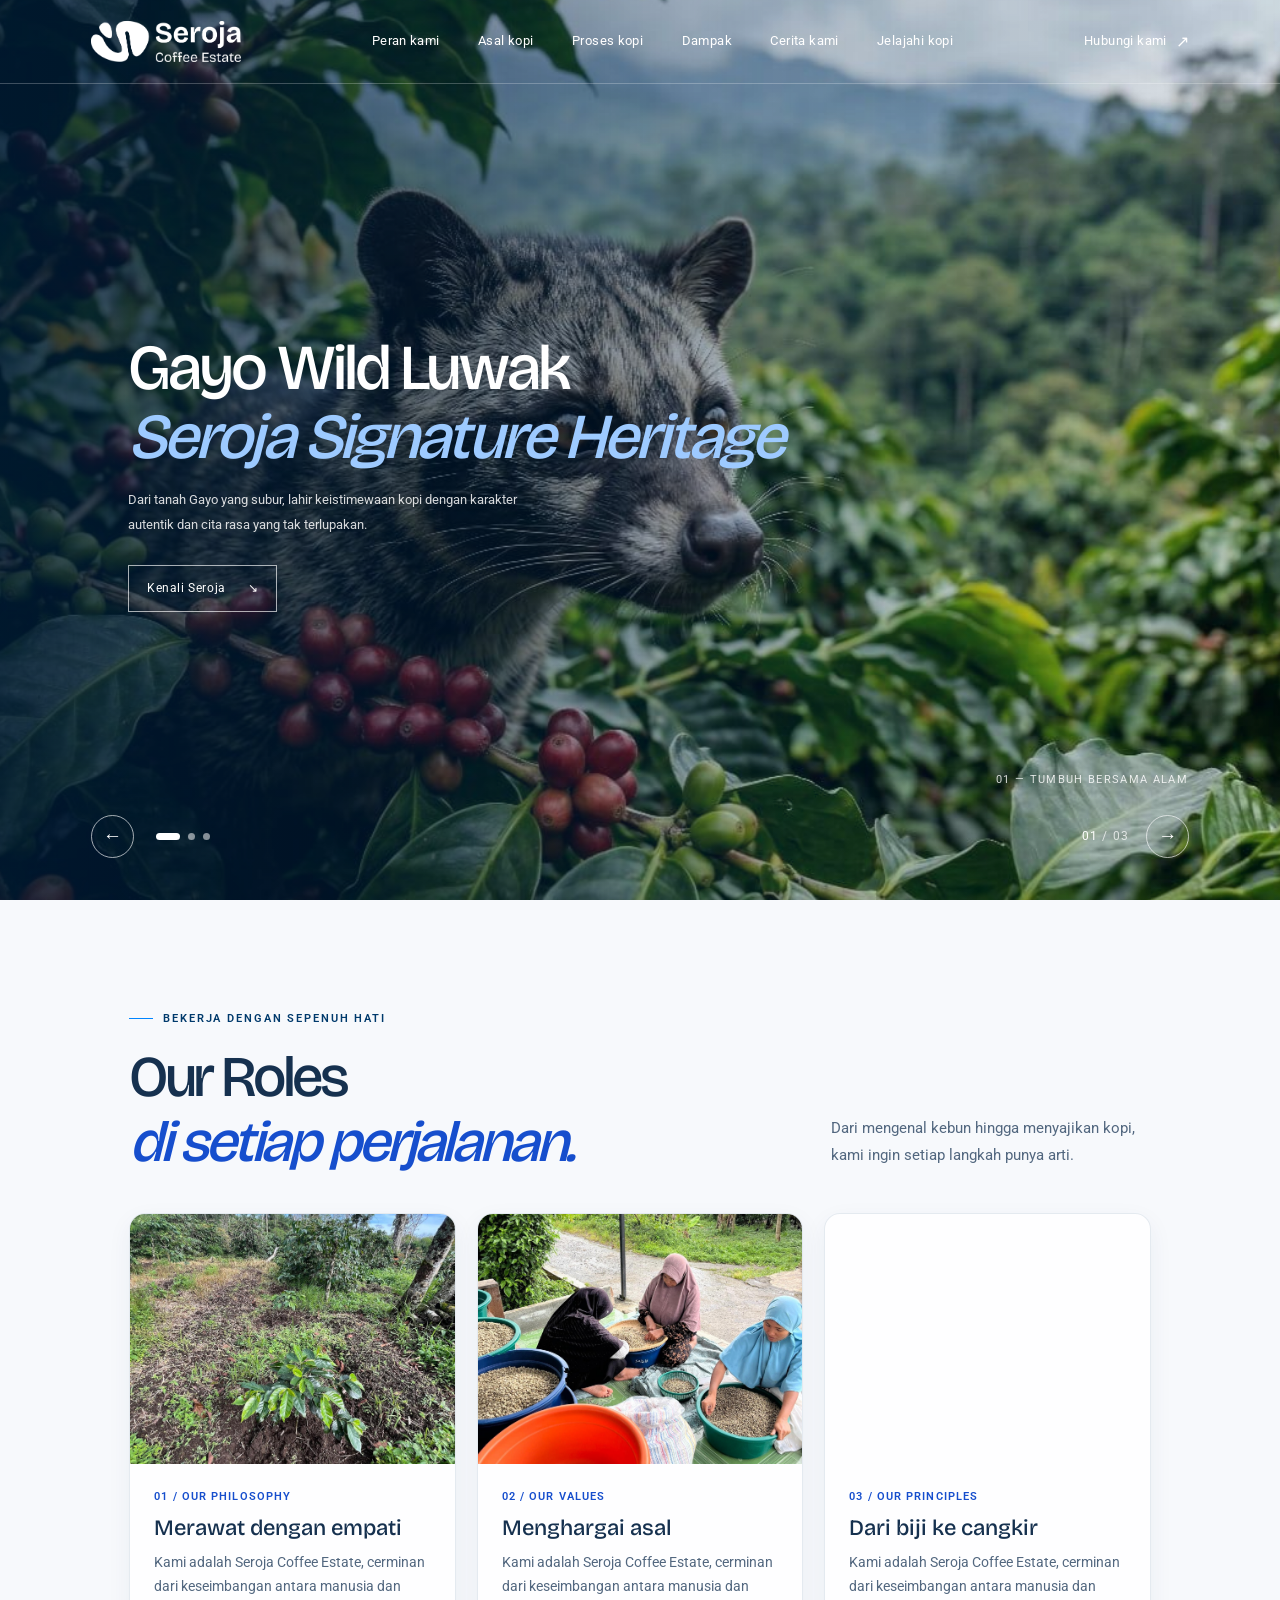
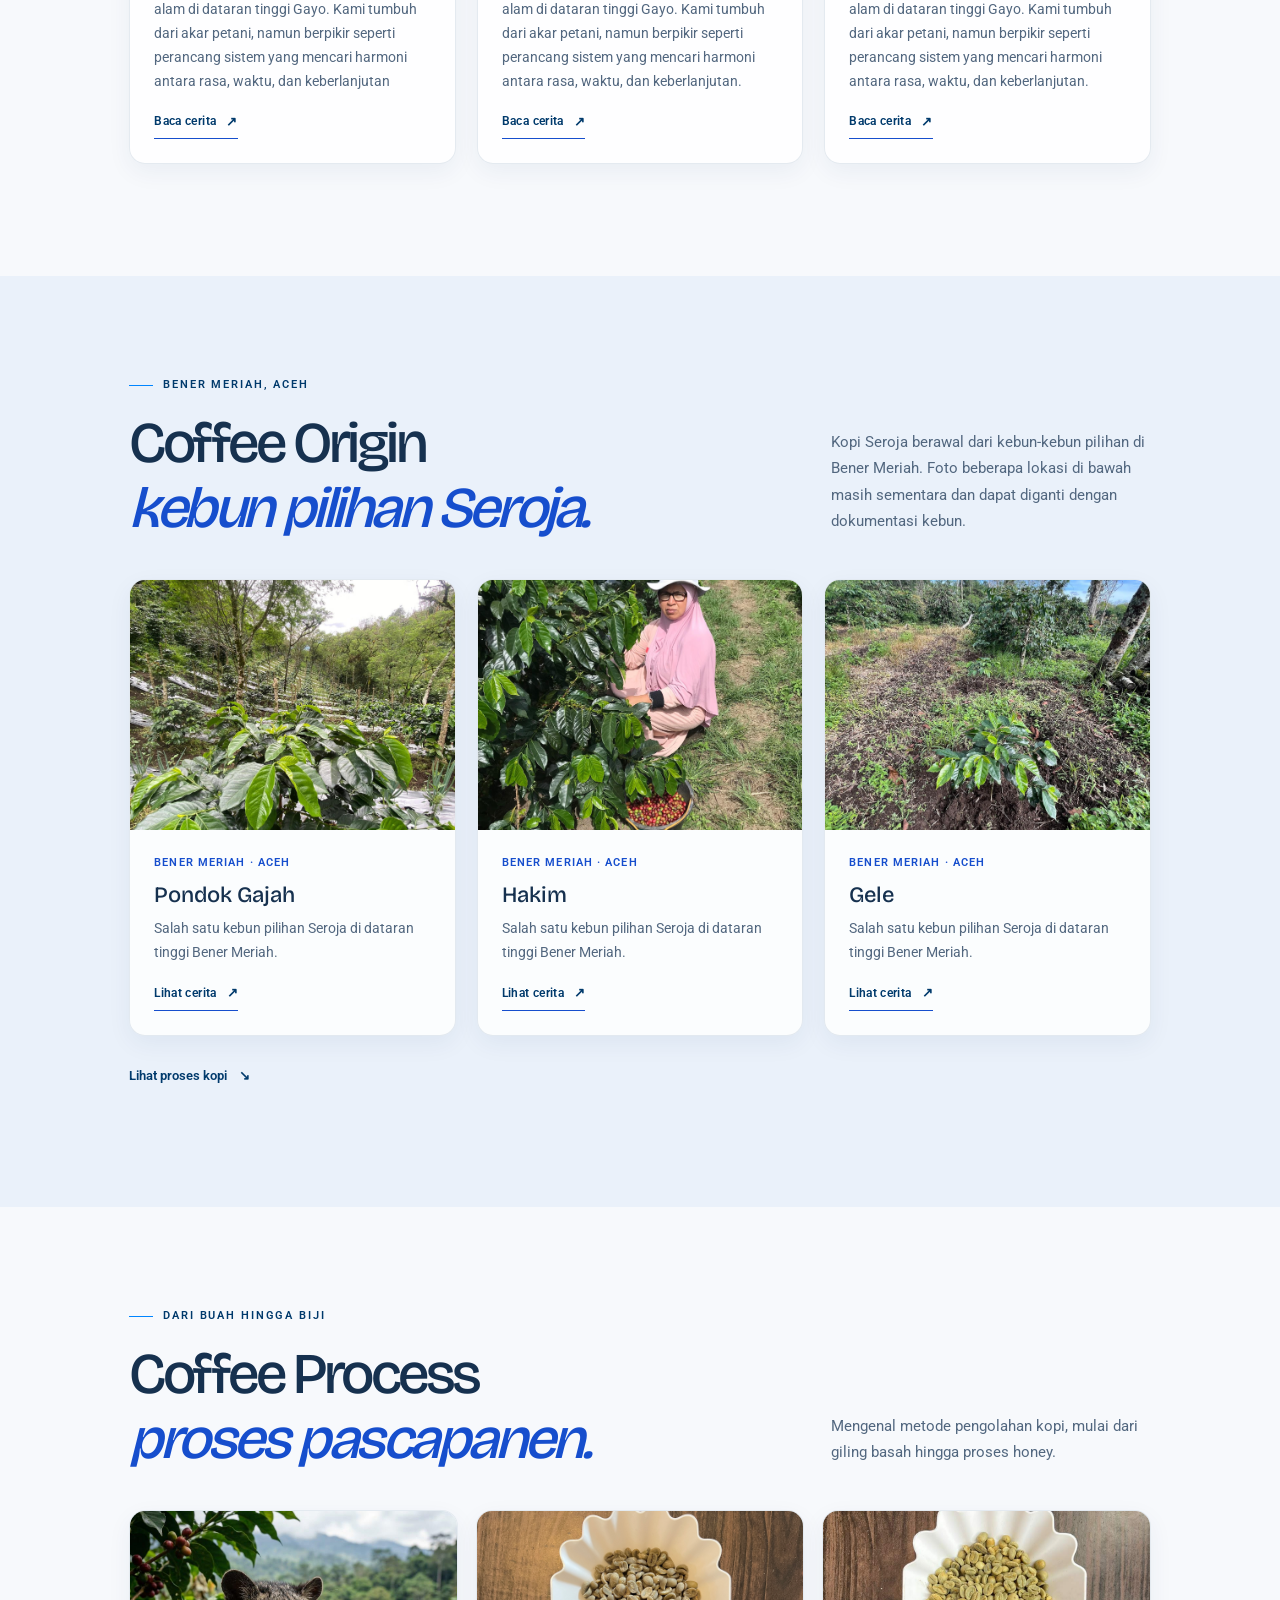
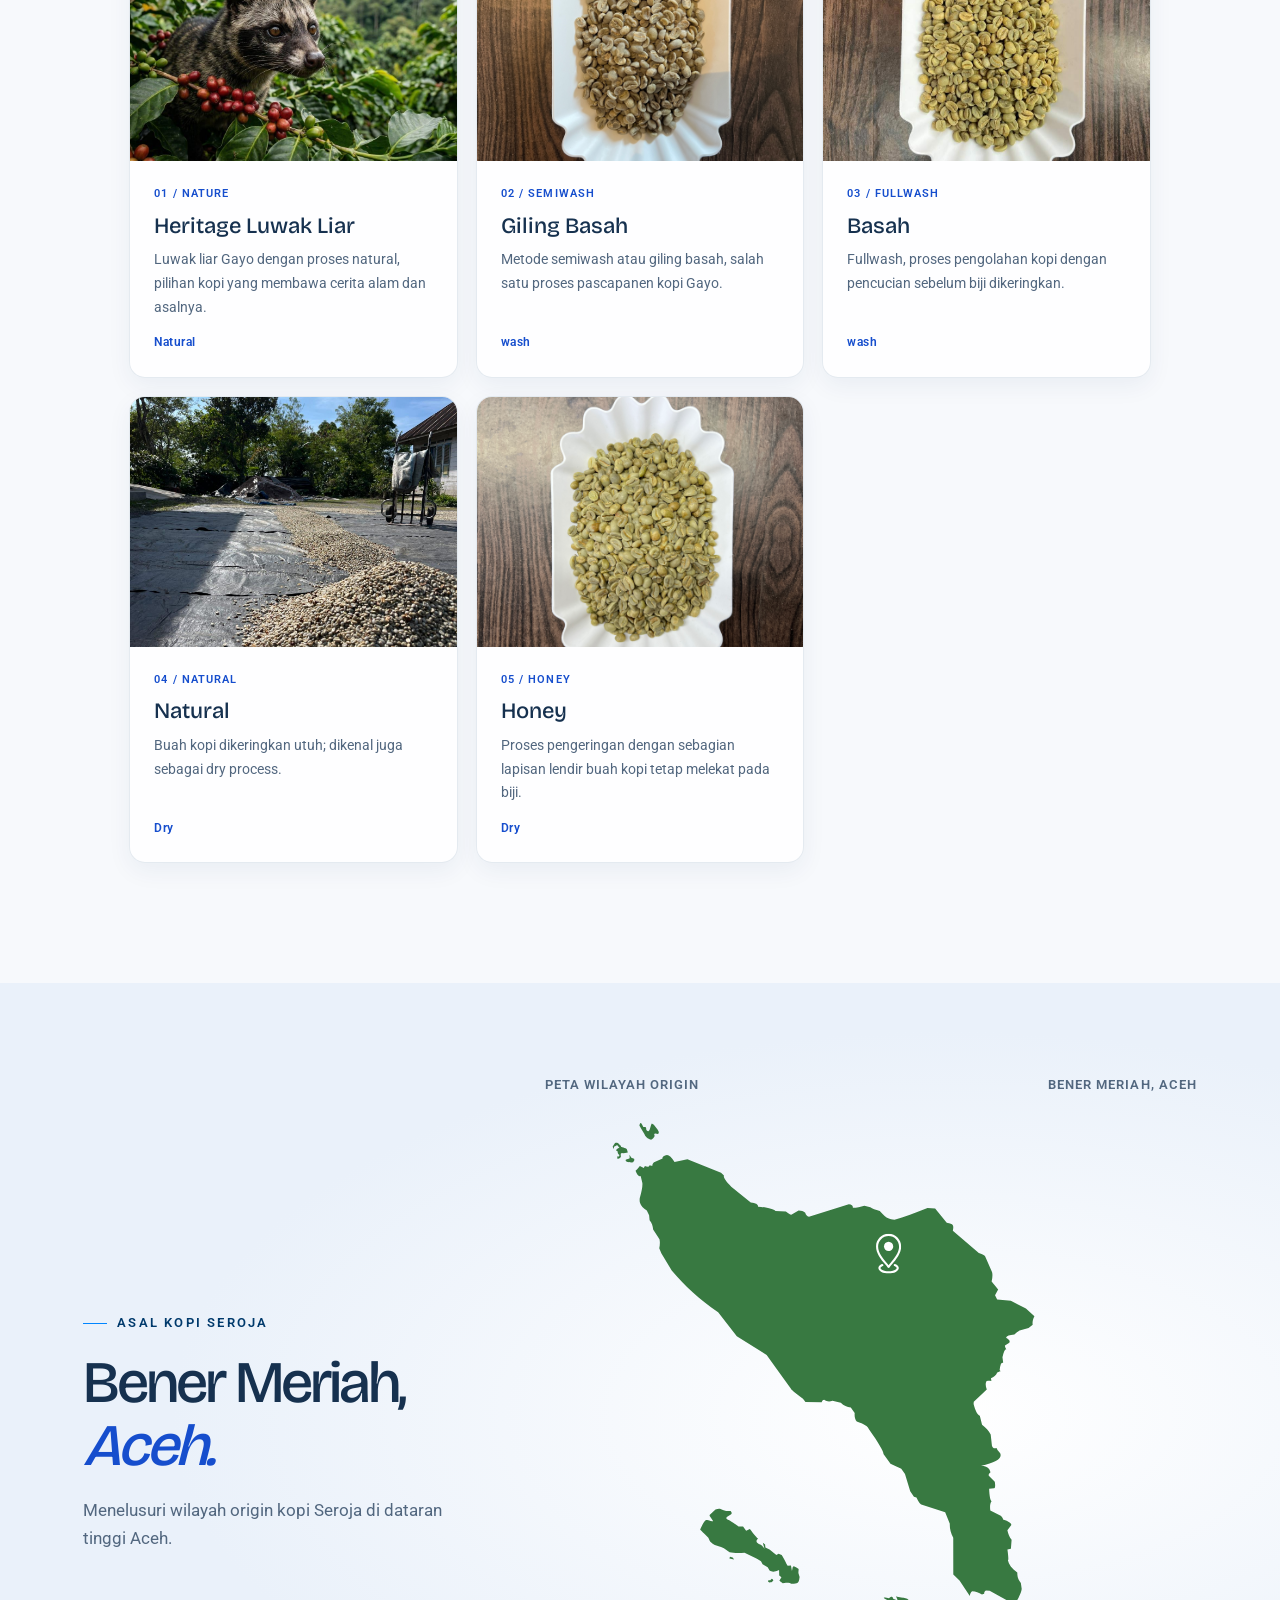
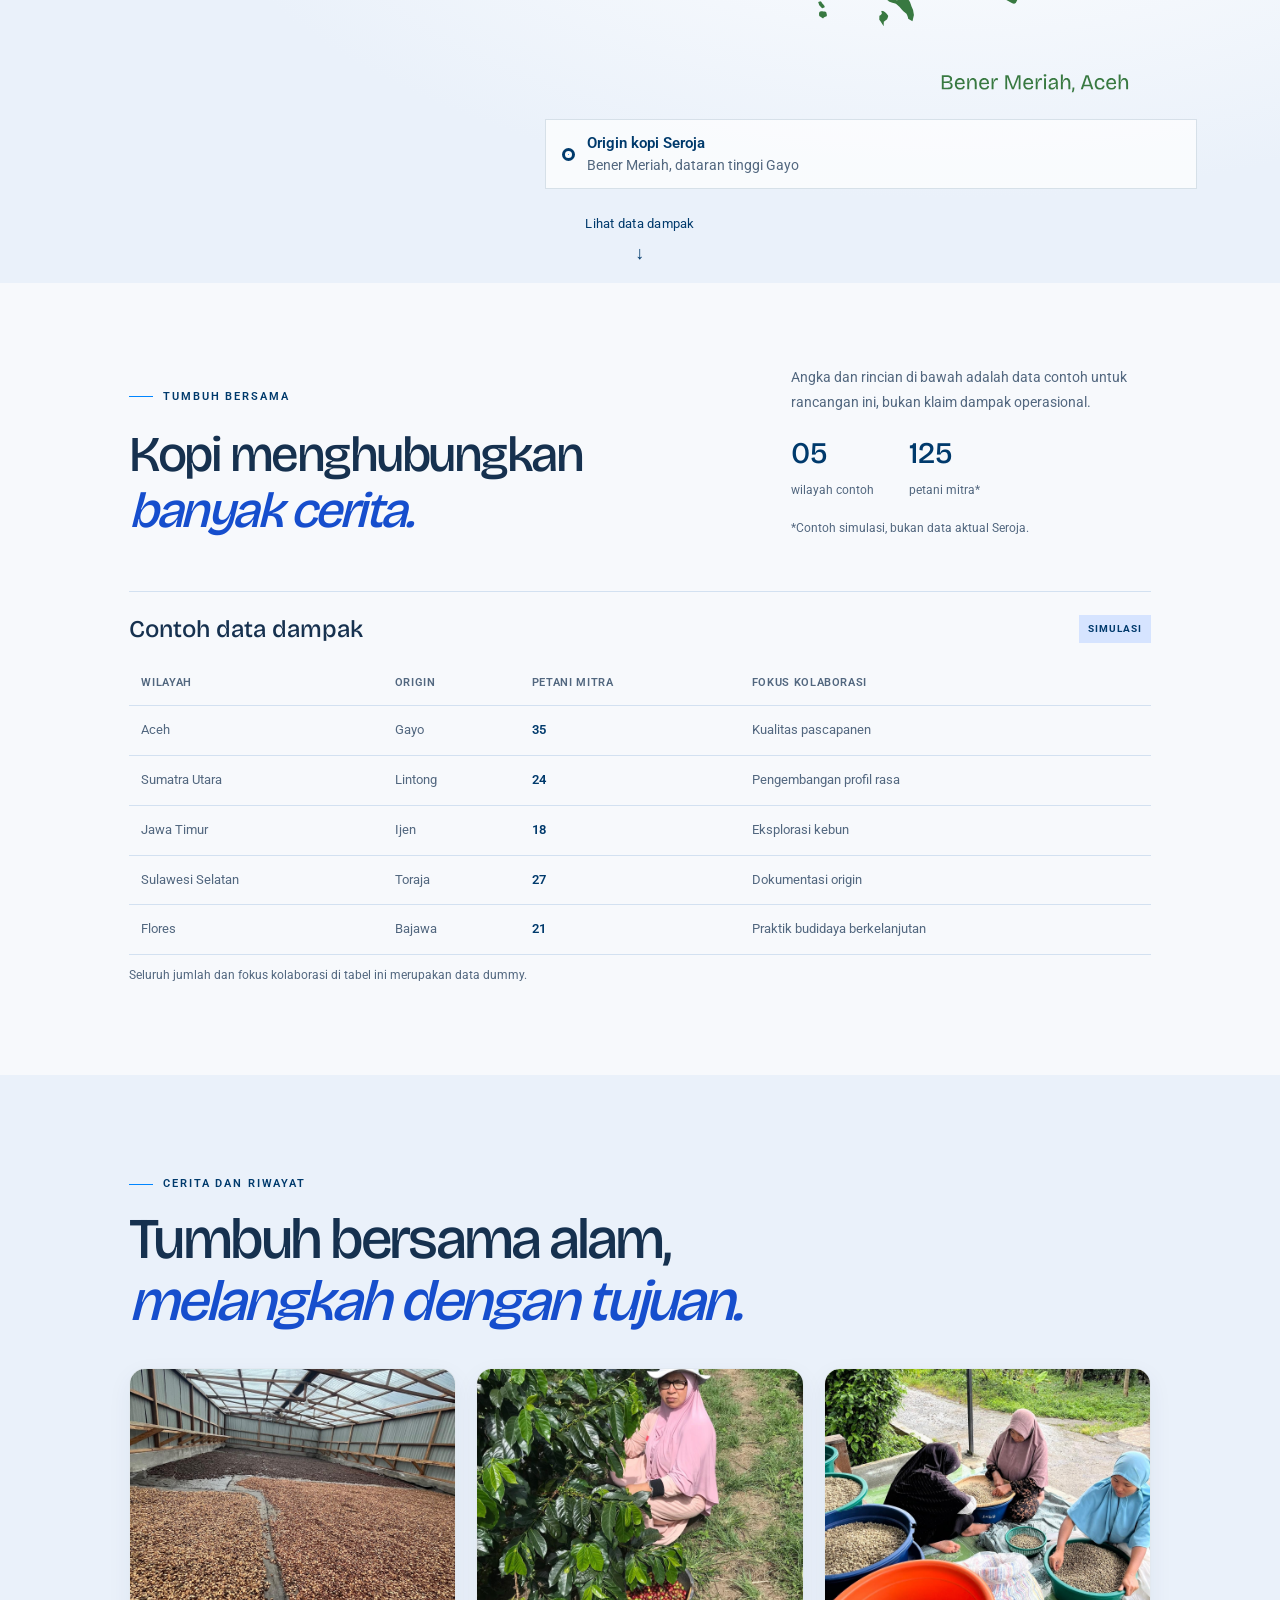
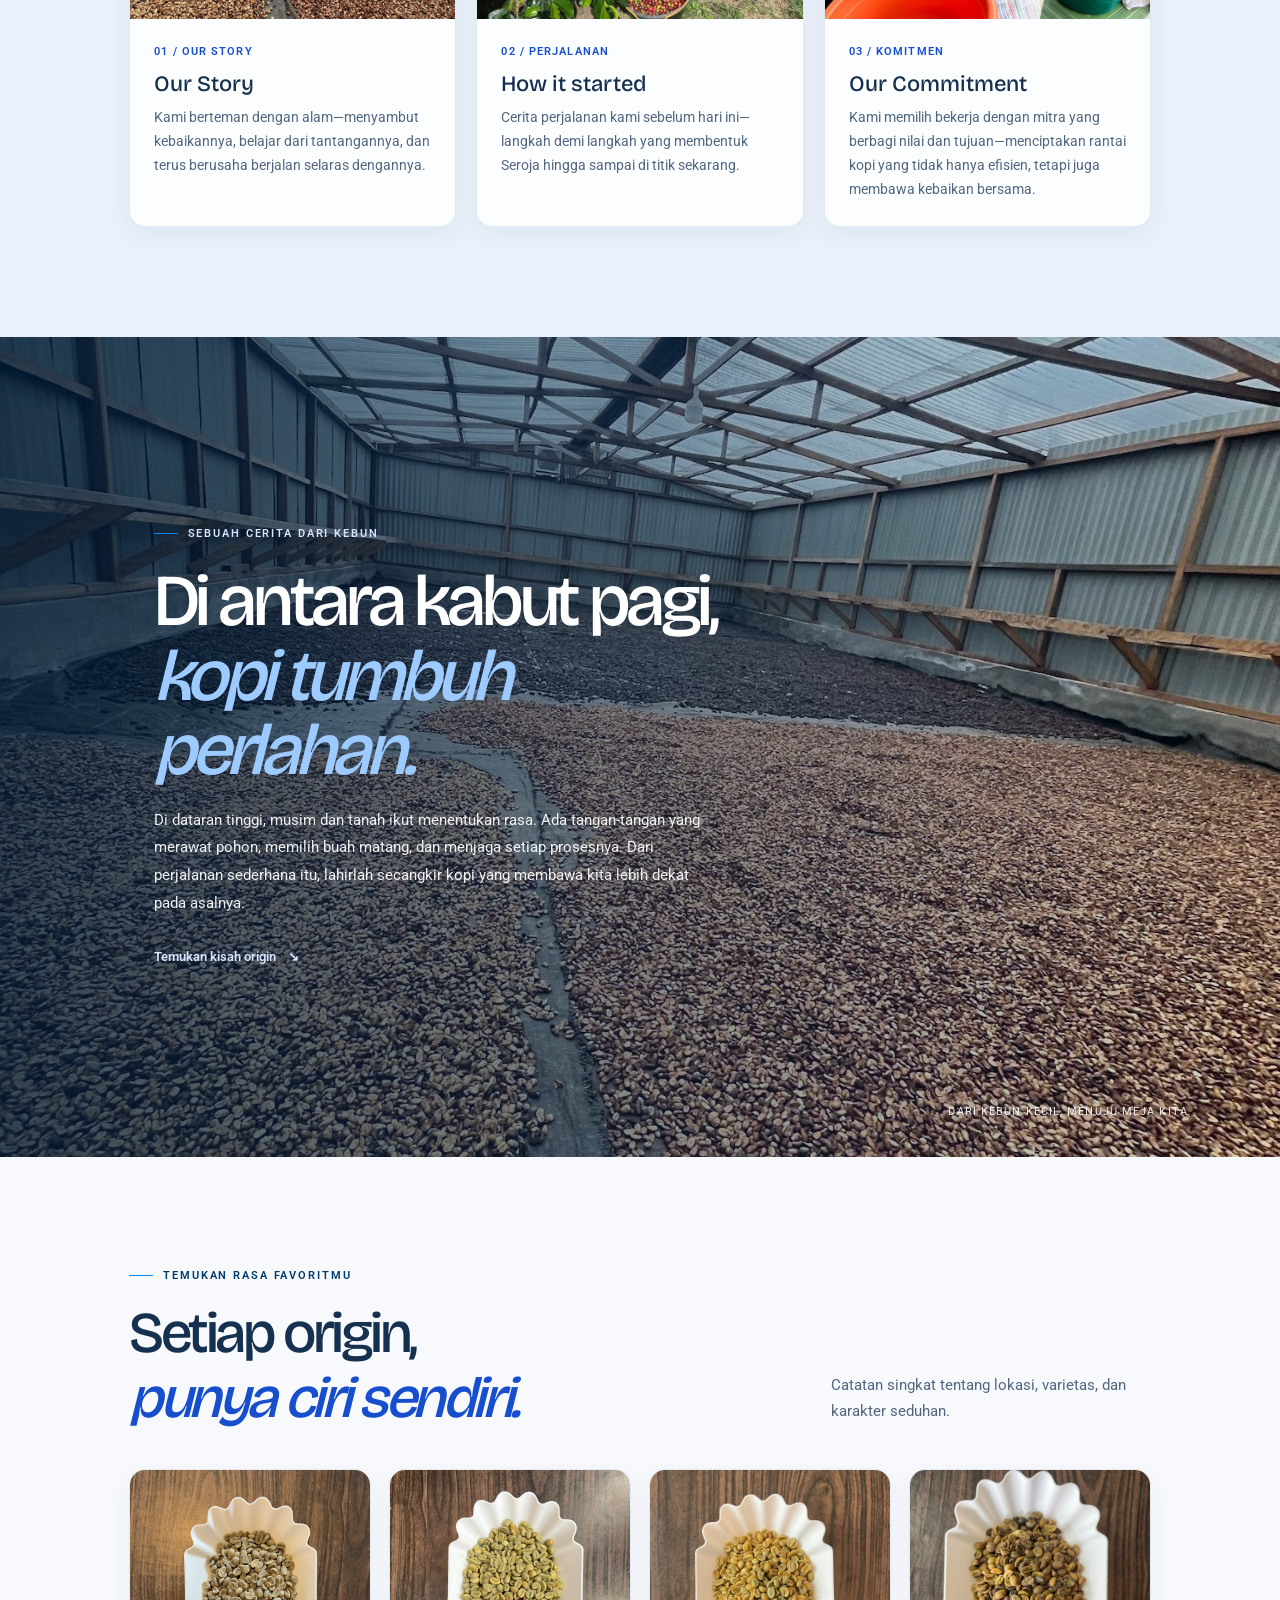
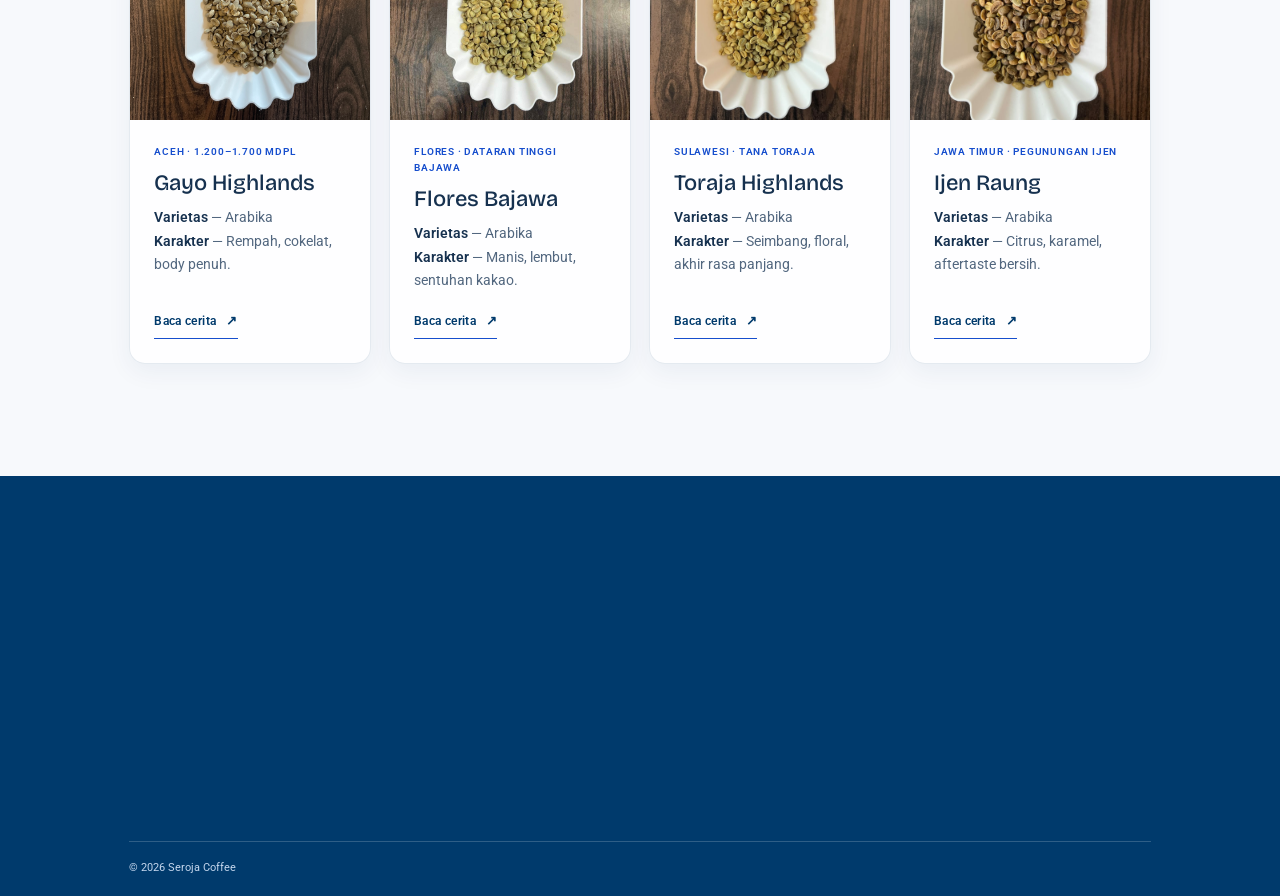
<file: index.html>
<!doctype html>
<html lang="id">
<head>
    <meta charset="utf-8">
    <meta name="viewport" content="width=device-width, initial-scale=1">
    <meta name="theme-color" content="#003A6C">
    <meta name="description" content="Seroja Coffee — cerita kopi Indonesia, dari kebun pilihan sampai ke cangkirmu.">
    <title>Seroja Coffee — Cerita dari setiap biji</title>
    <link rel="preconnect" href="https://fonts.googleapis.com">
    <link rel="preconnect" href="https://fonts.gstatic.com" crossorigin>
    <link href="https://fonts.googleapis.com/css2?family=Bricolage+Grotesque:wght@400;500;600;700&amp;family=Roboto:wght@400;500;600;700&amp;display=swap" rel="stylesheet">
    <link rel="stylesheet" href="styles.css">
    <script src="script.js" defer></script>
</head>
<body>
    <a class="skip-link" href="#main-content">Lewati ke konten</a>
    <header class="site-header">
        <a class="brand" href="#home" aria-label="Seroja Coffee, ke beranda">
            <img class="brand-logo" src="assets/seroja-logo.png" alt="Seroja Coffee Estate">
        </a>
        <button class="menu-toggle" type="button" aria-expanded="false" aria-controls="site-navigation">
            <span class="menu-toggle-label">Menu</span>
            <span class="menu-icon" aria-hidden="true"><i></i><i></i></span>
        </button>
        <nav class="site-nav" id="site-navigation" aria-label="Navigasi utama">
            <a href="#peran">Peran kami</a>
            <a href="#origin">Asal kopi</a>
            <a href="#process">Proses kopi</a>
            <a href="#dampak">Dampak</a>
            <a href="#riwayat">Cerita kami</a>
            <a href="#jelajah">Jelajahi kopi</a>
        </nav>
        <a class="header-link" href="#kontak">Hubungi kami <span aria-hidden="true">↗</span></a>
    </header>

    <main id="main-content">
        <section class="hero" id="home" aria-label="Cerita Seroja Coffee">
            <article class="hero-slide is-active" aria-hidden="false">
                <img src="assets/images/Hero-01.jpg" alt="Luwak di antara buah kopi di kebun" fetchpriority="high" decoding="async">
                <div class="hero-shade"></div>
                <div class="hero-copy">
                    <h1>Gayo Wild Luwak<br><em>Seroja Signature Heritage </em></h1>
                    <p>Dari tanah Gayo yang subur, lahir keistimewaan kopi dengan karakter autentik dan cita rasa yang tak terlupakan.</p>
                    <a class="button button-light" href="#peran">Kenali Seroja <span aria-hidden="true">↘</span></a>
                </div>
                <span class="hero-caption">01 — TUMBUH BERSAMA ALAM</span>
            </article>
            <article class="hero-slide" aria-hidden="true">
                <img src="assets/images/Hero-02.jpg" alt="Biji kopi dijemur di halaman pengeringan" loading="lazy" decoding="async">
                <div class="hero-shade"></div>
                <div class="hero-copy">
                    <h2>Wash process<br><em>espresoo for all </em></h2>
                    <p>Melalui proses pencucian yang terjaga, setiap biji kopi menghadirkan kejernihan rasa dan aroma yang istimewa.</p>
                    <a class="button button-light" href="#origin">Lihat coffee origin <span aria-hidden="true">↘</span></a>
                </div>
         </article>
            <article class="hero-slide" aria-hidden="true">
                <img src="assets/images/Hero-03.jpg" alt="Kebun kopi di dataran tinggi" loading="lazy" decoding="async">
                <div class="hero-shade"></div>
                <div class="hero-copy">
                    <h2>Dry process<br><em>taste by hand of our young generation</em></h2>
                    <p>Diracik melalui ketekunan tangan generasi muda, menghadirkan cita rasa khas Gayo dengan sentuhan kreativitas masa kini.</p>
                    <a class="button button-light" href="#jelajah">Jelajahi pilihan <span aria-hidden="true">↘</span></a>
                </div>
                <span class="hero-caption">03 — SELALU ADA WAKTU UNTUK KOPI</span>
            </article>
            <div class="hero-controls" aria-label="Kontrol slide">
                <button class="slide-arrow" type="button" data-slide="previous" aria-label="Foto sebelumnya">←</button>
                <div class="slide-dots" aria-label="Pilih foto">
                    <button class="slide-dot is-active" type="button" data-slide-to="0" aria-label="Foto 1" aria-current="true"></button>
                    <button class="slide-dot" type="button" data-slide-to="1" aria-label="Foto 2" aria-current="false"></button>
                    <button class="slide-dot" type="button" data-slide-to="2" aria-label="Foto 3" aria-current="false"></button>
                </div>
                <span class="slide-count"><span id="slide-current">01</span> / 03</span>
                <button class="slide-arrow" type="button" data-slide="next" aria-label="Foto berikutnya">→</button>
            </div>
        </section>

        <section class="roles section" id="peran">
            <div class="section-heading">
                <div>
                    <p class="eyebrow"><span></span> Bekerja dengan sepenuh hati</p>
                    <h2>Our Roles<br><em>di setiap perjalanan.</em></h2>
                </div>
                <p>Dari mengenal kebun hingga menyajikan kopi, kami ingin setiap langkah punya arti.</p>
            </div>
            <div class="role-grid">
                <article class="role-card">
                    <img src="assets/images/Philosophy.jpg" alt="Kebun kopi yang dirawat dengan telaten" loading="lazy" decoding="async">
                    <div class="card-copy">
                        <span class="card-kicker">01 / OUR PHILOSOPHY</span>
                        <h3>Merawat dengan empati</h3>
                        <p>Kami adalah Seroja Coffee Estate, cerminan dari keseimbangan antara manusia dan alam di dataran tinggi Gayo. Kami tumbuh dari akar petani, namun berpikir seperti perancang sistem yang mencari harmoni antara rasa, waktu, dan keberlanjutan</p>
                        <button class="grid-detail-button" type="button" data-open-detail data-detail="Contoh program: kunjungan kebun, berbagi catatan kualitas panen, dan pembelian biji berdasarkan kesepakatan yang transparan. Ini materi simulasi.">Baca cerita <span aria-hidden="true">↗</span></button>
                    </div>
                </article>
                <article class="role-card">
                    <img src="assets/images/values.jpg" alt="Petani memilah biji kopi" loading="lazy" decoding="async">
                    <div class="card-copy">
                        <span class="card-kicker">02 / OUR VALUES </span>
                        <h3>Menghargai asal</h3>
                        <p>Kami adalah Seroja Coffee Estate, cerminan dari keseimbangan antara manusia dan alam di dataran tinggi Gayo. Kami tumbuh dari akar petani, namun berpikir seperti perancang sistem yang mencari harmoni antara rasa, waktu, dan keberlanjutan.</p>
                        <button class="grid-detail-button" type="button" data-open-detail data-detail="Cerita origin dapat mencakup varietas, metode pascapanen, dan kebiasaan lokal yang menjaga mutu kopi dari musim ke musim.">Baca cerita <span aria-hidden="true">↗</span></button>
                    </div>
                </article>
                <article class="role-card">
                    <img src="assets/images/Principle.jpg" alt="Kopi pilihan dari kebun" loading="lazy" decoding="async">
                    <div class="card-copy">
                        <span class="card-kicker">03 / OUR PRINCIPLES</span>
                        <h3>Dari biji ke cangkir</h3>
                        <p>Kami adalah Seroja Coffee Estate, cerminan dari keseimbangan antara manusia dan alam di dataran tinggi Gayo. Kami tumbuh dari akar petani, namun berpikir seperti perancang sistem yang mencari harmoni antara rasa, waktu, dan keberlanjutan.</p>
                        <button class="grid-detail-button" type="button" data-open-detail data-detail="Setiap racikan dapat disajikan dengan informasi asal dan saran seduh agar mudah dinikmati di rumah.">Baca cerita <span aria-hidden="true">↗</span></button>
                    </div>
                </article>
            </div>
        </section>

        <section class="origins section" id="origin">
            <div class="section-heading">
                <div>
                    <p class="eyebrow"><span></span> Bener Meriah, Aceh</p>
                    <h2>Coffee Origin<br><em>kebun pilihan Seroja.</em></h2>
                </div>
                <p>Kopi Seroja berawal dari kebun-kebun pilihan di Bener Meriah. Foto beberapa lokasi di bawah masih sementara dan dapat diganti dengan dokumentasi kebun.</p>
            </div>
            <div class="origin-grid">
                <article class="origin-card">
                    <img src="assets/images/Pondok_Gajah.jpg" alt="Foto sementara kebun Pondok Gajah" loading="lazy" decoding="async">
                    <div class="card-copy">
                        <span class="card-kicker">BENER MERIAH · ACEH</span>
                        <h3>Pondok Gajah</h3>
                        <p>Salah satu kebun pilihan Seroja di dataran tinggi Bener Meriah.</p>
                        <button class="grid-detail-button" type="button" data-open-detail data-detail="Foto kebun ini masih sementara. Ganti dengan dokumentasi asli Pondok Gajah saat tersedia.">Lihat cerita <span aria-hidden="true">↗</span></button>
                    </div>
                </article>
                <article class="origin-card">
                    <img src="assets/images/Hakim.jpg" alt="Foto kebun Hakim bersama petani kopi" loading="lazy" decoding="async">
                    <div class="card-copy">
                        <span class="card-kicker">BENER MERIAH · ACEH</span>
                        <h3>Hakim</h3>
                        <p>Salah satu kebun pilihan Seroja di dataran tinggi Bener Meriah.</p>
                        <button class="grid-detail-button" type="button" data-open-detail data-detail="Tambahkan cerita dan dokumentasi kebun Hakim di sini.">Lihat cerita <span aria-hidden="true">↗</span></button>
                    </div>
                </article>
                <article class="origin-card">
                    <img src="assets/images/Philosophy.jpg" alt="Foto sementara kebun Gele" loading="lazy" decoding="async">
                    <div class="card-copy">
                        <span class="card-kicker">BENER MERIAH · ACEH</span>
                        <h3>Gele</h3>
                        <p>Salah satu kebun pilihan Seroja di dataran tinggi Bener Meriah.</p>
                        <button class="grid-detail-button" type="button" data-open-detail data-detail="Foto kebun ini masih sementara. Ganti dengan dokumentasi asli Gele saat tersedia.">Lihat cerita <span aria-hidden="true">↗</span></button>
                    </div>
                </article>
            </div>
            <a class="text-link process-link" href="#process">Lihat proses kopi <span aria-hidden="true">↘</span></a>
        </section>

        <section class="coffee-process section" id="process">
            <div class="section-heading">
                <div>
                    <p class="eyebrow"><span></span> Dari buah hingga biji</p>
                    <h2>Coffee Process<br><em>proses pascapanen.</em></h2>
                </div>
                <p>Mengenal metode pengolahan kopi, mulai dari giling basah hingga proses honey.</p>
            </div>
            <div class="process-grid">
                <article class="process-card">
                    <img src="assets/images/Hero-01.jpg" alt="Luwak di kebun kopi Gayo" loading="lazy" decoding="async">
                    <div class="process-card-copy">
                        <span class="card-kicker">01 / NATURE</span>
                        <h3>Heritage Luwak Liar</h3>
                        <p>Luwak liar Gayo dengan proses natural, pilihan kopi yang membawa cerita alam dan asalnya.</p>
                        <span class="process-tag">Natural</span>
                    </div>
                </article>
                <article class="process-card">
                    <img src="assets/images/semiwash.jpeg" alt="Biji kopi untuk proses giling basah" loading="lazy" decoding="async">
                    <div class="process-card-copy">
                        <span class="card-kicker">02 / SEMIWASH</span>
                        <h3>Giling Basah</h3>
                        <p>Metode semiwash atau giling basah, salah satu proses pascapanen kopi Gayo.</p>
                        <span class="process-tag">wash</span>
                    </div>
                </article>
                <article class="process-card">
                    <img src="assets/images/coffee-flores.jpeg" alt="Biji kopi hasil proses pascapanen" loading="lazy" decoding="async">
                    <div class="process-card-copy">
                        <span class="card-kicker">03 / FULLWASH</span>
                        <h3>Basah</h3>
                        <p>Fullwash, proses pengolahan kopi dengan pencucian sebelum biji dikeringkan.</p>
                        <span class="process-tag">wash</span>
                    </div>
                </article>
                <article class="process-card">
                    <img src="assets/images/Hero-02.jpg" alt="Buah kopi yang sedang dijemur" loading="lazy" decoding="async">
                    <div class="process-card-copy">
                        <span class="card-kicker">04 / NATURAL</span>
                        <h3>Natural</h3>
                        <p>Buah kopi dikeringkan utuh; dikenal juga sebagai dry process.</p>
                        <span class="process-tag">Dry</span>
                    </div>
                </article>
                <article class="process-card">
                    <img src="assets/images/honey .jpeg" alt="Biji kopi untuk proses honey" loading="lazy" decoding="async">
                    <div class="process-card-copy">
                        <span class="card-kicker">05 / HONEY</span>
                        <h3>Honey</h3>
                        <p>Proses pengeringan dengan sebagian lapisan lendir buah kopi tetap melekat pada biji.</p>
                        <span class="process-tag">Dry</span>
                    </div>
                </article>
            </div>
        </section>

        <section class="impact-map-page" id="dampak">
            <div class="map-page-heading">
                <p class="eyebrow"><span></span> Asal kopi Seroja</p>
                <h2>Bener Meriah,<br><em>Aceh.</em></h2>
                <p>Menelusuri wilayah origin kopi Seroja di dataran tinggi Aceh.</p>
            </div>
            <div class="map-panel">
                <div class="map-heading"><span>PETA WILAYAH ORIGIN</span><span>BENER MERIAH, ACEH</span></div>
                <img class="origin-map" src="assets/images/Map Aceh.svg" alt="Peta vektor wilayah Aceh dengan penanda origin kopi Seroja di Bener Meriah">
                <div class="map-location">
                    <span class="map-location-marker" aria-hidden="true"></span>
                    <p><strong>Origin kopi Seroja</strong><span>Bener Meriah, dataran tinggi Gayo</span></p>
                </div>
            </div>
            <a class="map-scroll-link" href="#our-impact">Lihat data dampak <span aria-hidden="true">↓</span></a>
        </section>

        <section class="impact section" id="our-impact">
            <div class="impact-intro">
                <div>
                    <p class="eyebrow"><span></span> Tumbuh bersama</p>
                    <h2>Kopi menghubungkan<br><em>banyak cerita.</em></h2>
                </div>
                <div>
                    <p>Angka dan rincian di bawah adalah data contoh untuk rancangan ini, bukan klaim dampak operasional.</p>
                    <div class="impact-stats">
                        <div><strong>05</strong><span>wilayah contoh</span></div>
                        <div><strong>125</strong><span>petani mitra*</span></div>
                    </div>
                    <span class="data-note">*Contoh simulasi, bukan data aktual Seroja.</span>
                </div>
            </div>
            <div class="impact-table-wrap">
                <div class="table-title"><h3>Contoh data dampak</h3><span>SIMULASI</span></div>
                <table>
                    <thead>
                        <tr><th>Wilayah</th><th>Origin</th><th>Petani mitra</th><th>Fokus kolaborasi</th></tr>
                    </thead>
                    <tbody>
                        <tr><td>Aceh</td><td>Gayo</td><td>35</td><td>Kualitas pascapanen</td></tr>
                        <tr><td>Sumatra Utara</td><td>Lintong</td><td>24</td><td>Pengembangan profil rasa</td></tr>
                        <tr><td>Jawa Timur</td><td>Ijen</td><td>18</td><td>Eksplorasi kebun</td></tr>
                        <tr><td>Sulawesi Selatan</td><td>Toraja</td><td>27</td><td>Dokumentasi origin</td></tr>
                        <tr><td>Flores</td><td>Bajawa</td><td>21</td><td>Praktik budidaya berkelanjutan</td></tr>
                    </tbody>
                </table>
                <p class="table-note">Seluruh jumlah dan fokus kolaborasi di tabel ini merupakan data dummy.</p>
            </div>
        </section>

        <section class="story-history section" id="riwayat" aria-labelledby="story-history-title">
            <div class="story-history-heading">
                <p class="eyebrow"><span></span> Cerita dan riwayat</p>
                <h2 id="story-history-title">Tumbuh bersama alam,<br><em>melangkah dengan tujuan.</em></h2>
            </div>
            <div class="story-history-grid">
                <article class="story-history-card">
                    <img src="assets/images/Hero-03.jpg" alt="Kebun kopi di dataran tinggi" loading="lazy" decoding="async">
                    <div class="story-history-copy">
                        <span class="card-kicker">01 / OUR STORY</span>
                        <h3>Our Story</h3>
                        <p>Kami berteman dengan alam—menyambut kebaikannya, belajar dari tantangannya, dan terus berusaha berjalan selaras dengannya.</p>
                    </div>
                </article>
                <article class="story-history-card">
                    <img src="assets/images/Hakim.jpg" alt="Petani merawat tanaman kopi di kebun" loading="lazy" decoding="async">
                    <div class="story-history-copy">
                        <span class="card-kicker">02 / PERJALANAN</span>
                        <h3>How it started</h3>
                        <p>Cerita perjalanan kami sebelum hari ini—langkah demi langkah yang membentuk Seroja hingga sampai di titik sekarang.</p>
                    </div>
                </article>
                <article class="story-history-card">
                    <img src="assets/images/values.jpg" alt="Petani memilah biji kopi" loading="lazy" decoding="async">
                    <div class="story-history-copy">
                        <span class="card-kicker">03 / KOMITMEN</span>
                        <h3>Our Commitment</h3>
                        <p>Kami memilih bekerja dengan mitra yang berbagi nilai dan tujuan—menciptakan rantai kopi yang tidak hanya efisien, tetapi juga membawa kebaikan bersama.</p>
                    </div>
                </article>
            </div>
        </section>

        <section class="field-story" id="cerita">
            <img src="assets/images/Hero-03.jpg" alt="Kebun kopi Seroja di dataran tinggi" loading="lazy">
            <div class="field-story-shade"></div>
            <div class="field-story-copy">
                <p class="eyebrow"><span></span> Sebuah cerita dari kebun</p>
                <h2>Di antara kabut pagi,<br><em>kopi tumbuh perlahan.</em></h2>
                <p>Di dataran tinggi, musim dan tanah ikut menentukan rasa. Ada tangan-tangan yang merawat pohon, memilih buah matang, dan menjaga setiap prosesnya. Dari perjalanan sederhana itu, lahirlah secangkir kopi yang membawa kita lebih dekat pada asalnya.</p>
                <a class="text-link text-link-light" href="#jelajah">Temukan kisah origin <span aria-hidden="true">↘</span></a>
            </div>
            <span class="field-story-caption">DARI KEBUN KECIL, MENUJU MEJA KITA</span>
        </section>

        <section class="explore section" id="jelajah">
            <div class="section-heading">
                <div>
                    <p class="eyebrow"><span></span> Temukan rasa favoritmu</p>
                    <h2>Setiap origin,<br><em>punya ciri sendiri.</em></h2>
                </div>
                <p>Catatan singkat tentang lokasi, varietas, dan karakter seduhan.</p>
            </div>
            <div class="explore-grid">
                <article class="explore-card">
                    <img src="assets/images/luwak .jpeg" alt="Biji kopi Gayo pilihan" loading="lazy">
                    <div class="explore-copy"><span>ACEH · 1.200–1.700 MDPL</span><h3>Gayo Highlands</h3><p><b>Varietas</b> — Arabika<br><b>Karakter</b> — Rempah, cokelat, body penuh.</p><button class="grid-detail-button" type="button" data-open-detail>Baca cerita <span aria-hidden="true">↗</span></button></div>
                </article>
                <article class="explore-card">
                    <img src="assets/images/coffee-flores.jpeg" alt="Perbukitan di wilayah perkebunan kopi Flores" loading="lazy">
                    <div class="explore-copy"><span>FLORES · DATARAN TINGGI BAJAWA</span><h3>Flores Bajawa</h3><p><b>Varietas</b> — Arabika<br><b>Karakter</b> — Manis, lembut, sentuhan kakao.</p><button class="grid-detail-button" type="button" data-open-detail>Baca cerita <span aria-hidden="true">↗</span></button></div>
                </article>
                <article class="explore-card">
                    <img src="assets/images/coffee-toraja.jpeg" alt="Lembah berkabut di wilayah perkebunan kopi Toraja" loading="lazy">
                    <div class="explore-copy"><span>SULAWESI · TANA TORAJA</span><h3>Toraja Highlands</h3><p><b>Varietas</b> — Arabika<br><b>Karakter</b> — Seimbang, floral, akhir rasa panjang.</p><button class="grid-detail-button" type="button" data-open-detail>Baca cerita <span aria-hidden="true">↗</span></button></div>
                </article>
                <article class="explore-card">
                    <img src="assets/images/coffee-ijen.jpeg" alt="Lanskap pegunungan di wilayah kopi Ijen" loading="lazy">
                    <div class="explore-copy"><span>JAWA TIMUR · PEGUNUNGAN IJEN</span><h3>Ijen Raung</h3><p><b>Varietas</b> — Arabika<br><b>Karakter</b> — Citrus, karamel, aftertaste bersih.</p><button class="grid-detail-button" type="button" data-open-detail>Baca cerita <span aria-hidden="true">↗</span></button></div>
                </article>
            </div>
        </section>
    </main>

    <footer class="site-footer" id="kontak">
        <div class="footer-main">
            <div class="footer-about">
                <a class="brand footer-brand" href="#home" aria-label="Seroja Coffee, kembali ke atas">
                    <img class="brand-logo" src="assets/seroja-logo.png" alt="Seroja Coffee Estate">
                </a>
                <p>Kopi pilihan dari kebun, diracik sepenuh hati.</p>
            </div>
            <div class="footer-links">
                <h2>Jelajahi</h2>
                <a href="#peran">Peran kami</a>
                <a href="#origin">Asal kopi</a>
                <a href="#dampak">Dampak</a>
                <a href="#riwayat">Cerita kami</a>
                <a href="#jelajah">Pilihan kopi</a>
            </div>
            <div class="footer-links">
                <h2>Ikuti kami</h2>
                <a href="https://www.instagram.com/serojacoffeeestate/">Instagram</a>
                <a href="https://wa.me/6285121086993" target="_blank" rel="noopener noreferrer">WhatsApp</a>
                <a href="https://www.tiktok.com/@serojacoffeeestate" target="_blank" rel="noopener noreferrer">TikTok</a>
            </div>
            <div class="footer-contact">
                <h2>Kontak</h2>
                <span>Aceh, Indonesia <small>Desa Makmur Sentosa, Kecamatan Bandar, Kabupaten Bener Meriah, Aceh, Indonesia</small></span>
                <a href="mailto:serojacoffeeestate@gmail.com">serojacoffeeestate@gmail.com</a>
                <span>Senin–Sabtu · 09.00–16.00 WIB</span>
            </div>
            <a class="back-top" href="#home">Kembali ke atas ↑</a>
        </div>
        <div class="footer-bottom">
            <span>© <span id="current-year"></span> Seroja Coffee</span>
        </div>
    </footer>
    <dialog class="detail-dialog" aria-labelledby="detail-title">
        <button class="dialog-close" type="button" aria-label="Tutup detail">×</button>
        <img class="dialog-image" alt="">
        <div class="dialog-copy">
            <p class="eyebrow dialog-kicker"></p>
            <h2 id="detail-title"></h2>
            <p class="dialog-description"></p>
            <p class="dialog-extra"></p>
        </div>
    </dialog>
</body>
</html>
</file>
<file: styles.css>
:root {
    color-scheme: light;
    --paper: #f7f9fc;
    --paper-deep: #eaf1fa;
    --ink: #16314f;
    --muted: #52677f;
    --primary: #003a6c;
    --blue-mid: #164ecd;
    --blue-bright: #0085ff;
    --accent: #164ecd;
    --blue-pale: #d6e4ff;
    --line: #d3e1f1;
    --display: "Bricolage Grotesque", Arial, sans-serif;
    --sans: "Roboto", Arial, sans-serif;
}

* { box-sizing: border-box; }

html { scroll-behavior: smooth; scroll-padding-top: 24px; }

body {
    margin: 0;
    background: var(--paper);
    color: var(--ink);
    font-family: var(--sans);
    font-size: 16px;
    line-height: 1.6;
    -webkit-font-smoothing: antialiased;
}

body, button, a { -webkit-tap-highlight-color: transparent; }
a { color: inherit; text-decoration: none; }
img { display: block; width: 100%; }
button { font: inherit; }

.skip-link {
    position: fixed;
    z-index: 20;
    top: 12px;
    left: 12px;
    padding: 10px 14px;
    transform: translateY(calc(-100% - 16px));
    background: var(--paper);
    color: var(--ink);
    font-size: 14px;
    font-weight: 600;
}

.skip-link:focus { transform: translateY(0); }

.site-header {
    position: absolute;
    z-index: 5;
    top: 0;
    right: 0;
    left: 0;
    display: flex;
    align-items: center;
    justify-content: space-between;
    min-height: 84px;
    padding: 0 7.1%;
    border-bottom: 1px solid rgb(255 255 255 / 24%);
    color: #ffffff;
}

.brand {
    display: inline-flex;
    align-items: center;
}

.brand-logo { display: block; width: 150px; height: auto; }
.brand-mark {
    display: grid;
    width: 37px;
    height: 37px;
    place-items: center;
    border: 1px solid currentColor;
    border-radius: 11px;
    font-family: var(--display);
    font-size: 22px;
    line-height: 1;
}

.brand-name {
    display: grid;
    gap: 2px;
    font-size: 14px;
    font-weight: 700;
    letter-spacing: .14em;
    line-height: 1;
    text-transform: uppercase;
}

.brand-name span {
    font-size: 10px;
    font-weight: 500;
    letter-spacing: .36em;
}

.site-nav { display: flex; align-items: center; gap: clamp(20px, 3vw, 45px); }
.site-nav a, .header-link { font-size: 13px; letter-spacing: .03em; transition: color .2s ease; }
.site-nav a:hover, .header-link:hover { color: #d6e4ff; }
.header-link { display: inline-flex; align-items: center; gap: 9px; }
.header-link span { font-size: 16px; }
.menu-toggle { display: none; }

.hero {
    position: relative;
    height: 100vh;
    height: 100svh;
    min-height: 620px;
    overflow: hidden;
    background: var(--primary);
    color: white;
}

.hero-slide {
    position: absolute;
    inset: 0;
    visibility: hidden;
    opacity: 0;
    transition: opacity .65s ease, visibility .65s;
}

.hero-slide.is-active { visibility: visible; opacity: 1; }
.hero-slide.is-active > img { animation: hero-image-drift 14s ease-out both; }

@keyframes hero-image-drift {
    from { transform: scale(1.015); }
    to { transform: scale(1.09); }
}
.hero-slide > img, .field-story > img { position: absolute; inset: 0; width: 100%; height: 100%; object-fit: cover; }
.hero-slide > img { object-position: center 48%; }
.hero-shade, .field-story-shade { position: absolute; inset: 0; background: linear-gradient(90deg, rgb(0 28 57 / 78%), rgb(0 39 77 / 35%) 55%, rgb(0 43 84 / 10%)); }

.hero-copy {
    position: absolute;
    top: 50%;
    left: 10%;
    width: min(760px, 78%);
    transform: translateY(-42%);
}

.eyebrow {
    display: flex;
    align-items: center;
    gap: 10px;
    margin: 0 0 22px;
    color: var(--primary);
    font-size: 11px;
    font-weight: 600;
    letter-spacing: .17em;
    text-transform: uppercase;
}

.eyebrow > span { display: inline-block; width: 24px; height: 1px; background: var(--blue-bright); }
.hero .eyebrow, .field-story .eyebrow { color: #d6e4ff; }
.hero h1, .hero h2, .section-heading h2, .field-story h2 {
    margin: 0 0 20px;
    font-family: var(--display);
    font-size: clamp(54px, 7.5vw, 96px);
    font-weight: 500;
    letter-spacing: -.06em;
    line-height: 1.02;
}

.hero h1 em, .hero h2 em, .field-story h2 em { color: #9dcaff; font-weight: 500; }
.hero-copy h1, .hero-copy h2 {
    max-width: 100%;
    margin-bottom: 17px;
    font-size: clamp(40px, 5vw, 64px);
    letter-spacing: -.045em;
    line-height: 1.08;
    text-wrap: balance;
}
.hero-copy > p:not(.eyebrow) { max-width: 400px; margin: 0 0 27px; color: rgb(255 255 255 / 84%); font-size: 13px; line-height: 1.9; }

.button {
    display: inline-flex;
    min-height: 47px;
    align-items: center;
    justify-content: center;
    gap: 22px;
    padding: 0 18px;
    background: var(--primary);
    color: white;
    font-size: 12px;
    letter-spacing: .05em;
    transition: transform .2s ease, background .2s ease;
}

.button:hover { transform: translateY(-2px); background: var(--blue-mid); }
.button-light { border: 1px solid rgb(255 255 255 / 66%); background: transparent; }
.button-light:hover { background: white; color: var(--ink); }
.hero-caption { position: absolute; right: 7.2%; bottom: 111px; color: rgb(255 255 255 / 82%); font-size: 11px; letter-spacing: .12em; }

.hero-controls {
    position: absolute;
    z-index: 2;
    right: 7.1%;
    bottom: 42px;
    left: 7.1%;
    display: flex;
    align-items: center;
    gap: 17px;
}

.slide-arrow {
    display: grid;
    width: 43px;
    height: 43px;
    place-items: center;
    border: 1px solid rgb(255 255 255 / 64%);
    border-radius: 50%;
    background: transparent;
    color: white;
    font-size: 19px;
    cursor: pointer;
    transition: background .2s ease, color .2s ease;
}

.slide-arrow:hover { background: white; color: var(--ink); }
.slide-dots { display: flex; align-items: center; gap: 8px; margin-left: 5px; }
.slide-dot { width: 7px; height: 7px; padding: 0; border: 0; border-radius: 50%; background: rgb(255 255 255 / 52%); cursor: pointer; }
.slide-dot.is-active { width: 24px; border-radius: 8px; background: white; }
.slide-count { margin-left: auto; color: rgb(255 255 255 / 73%); font-size: 12px; letter-spacing: .1em; }
.slide-count span { color: white; }

.section { padding-right: 10.1%; padding-left: 10.1%; }
.roles, .origins, .explore { padding-top: 110px; padding-bottom: 112px; }
.roles { background: var(--paper); }
.origins { padding-top: 100px; padding-bottom: 120px; background: var(--paper-deep); }
.coffee-process { padding-top: 100px; padding-bottom: 120px; background: var(--paper); }
.section-heading { display: flex; align-items: flex-end; justify-content: space-between; gap: 30px; margin-bottom: 38px; }
.section-heading .eyebrow { margin-bottom: 17px; }
.section-heading h2 { margin: 0; font-size: clamp(39px, 4.5vw, 59px); line-height: 1.13; }
.section-heading h2 em, .impact-intro h2 em { color: var(--accent); font-weight: 500; }
.section-heading > p { max-width: 320px; margin: 0 0 7px; color: var(--muted); font-size: 15px; line-height: 1.75; }

.role-grid { display: grid; grid-template-columns: repeat(3, minmax(0, 1fr)); gap: 21px; }
.role-card, .origin-card, .explore-card, .process-card, .story-history-card {
    display: flex;
    flex-direction: column;
    min-width: 0;
    overflow: hidden;
    border-radius: 16px;
    border: 1px solid rgb(0 58 108 / 10%);
    background: rgb(255 255 255 / 82%);
    box-shadow: 0 8px 24px rgb(0 58 108 / 6%);
    transition: transform .35s ease, box-shadow .35s ease;
}

.role-card > img, .origin-card > img, .explore-card > img, .process-card > img, .story-history-card > img {
    width: 100%;
    height: clamp(190px, 20vw, 250px);
    flex: 0 0 auto;
    object-fit: cover;
    transition: transform .7s cubic-bezier(.2, .7, .2, 1);
}
@media (hover: hover) and (pointer: fine) {
    .role-card:hover, .origin-card:hover, .explore-card:hover, .process-card:hover, .story-history-card:hover {
        transform: translateY(-6px);
        box-shadow: 0 18px 36px rgb(0 58 108 / 14%);
    }
    .role-card:hover > img, .origin-card:hover > img, .explore-card:hover > img, .process-card:hover > img, .story-history-card:hover > img { transform: scale(1.035); }
}
.card-copy, .process-card-copy, .story-history-copy, .explore-copy { display: flex; flex: 1; flex-direction: column; align-items: flex-start; padding: 24px; }
.card-kicker { color: var(--accent); font-size: 11px; font-weight: 600; letter-spacing: .1em; }
.card-copy h3, .process-card-copy h3, .story-history-copy h3, .explore-copy h3 { margin: 10px 0 8px; font-family: var(--display); font-size: 22px; font-weight: 500; line-height: 1.25; }
.card-copy > p, .process-card-copy > p, .story-history-copy > p, .explore-copy > p { margin: 0; color: var(--muted); font-size: 14px; line-height: 1.7; }
.card-copy .grid-detail-button, .explore-copy .grid-detail-button { margin-top: auto; padding-top: 18px; }

.origin-grid { display: grid; grid-template-columns: repeat(3, minmax(0, 1fr)); gap: 21px; }
.process-grid { display: grid; grid-template-columns: repeat(3, minmax(0, 1fr)); gap: 18px; }
.process-link { margin-top: 30px; }
.process-card-copy .process-tag { margin-top: auto; padding-top: 14px; color: var(--accent); font-size: 12px; font-weight: 600; letter-spacing: .04em; }

.impact-map-page {
    position: relative;
    display: grid;
    grid-template-columns: minmax(0, .78fr) minmax(0, 1.22fr);
    align-items: center;
    gap: 4%;
    height: 100vh;
    height: 100svh;
    min-height: 100svh;
    overflow: hidden;
    padding: 92px 6.5% 94px;
    background: radial-gradient(ellipse at 74% 48%, #ffffff 0, #eaf1fa 58%);
}

.map-page-heading { position: relative; z-index: 1; text-align: left; }
.map-page-heading .eyebrow { margin-bottom: 17px; font-size: 13px; }
.map-page-heading h2 { margin: 0; font-family: var(--display); font-size: clamp(42px, 4.6vw, 64px); font-weight: 500; letter-spacing: -.05em; line-height: 1.08; }
.map-page-heading h2 em { color: var(--accent); font-weight: 500; }
.map-page-heading > p:last-child { max-width: 360px; margin: 18px 0 0; color: var(--muted); font-size: 17px; line-height: 1.65; }

.map-panel {
    display: flex;
    width: 100%;
    height: 100%;
    min-height: 0;
    flex-direction: column;
    justify-content: space-between;
    gap: 12px;
    margin: 0;
}

.map-heading { display: flex; justify-content: space-between; gap: 12px; color: var(--muted); font-size: 13px; font-weight: 600; letter-spacing: .08em; }
.origin-map {
    display: block;
    width: 100%;
    height: 0;
    min-height: 0;
    flex: 1;
    margin: 0 auto;
    object-fit: contain;
}
.map-location { display: flex; align-items: center; gap: 12px; padding: 13px 16px; border: 1px solid rgb(0 58 108 / 14%); background: rgb(255 255 255 / 72%); }
.map-location-marker { position: relative; display: block; width: 13px; height: 13px; flex: 0 0 13px; border: 3px solid var(--primary); border-radius: 50%; }
.map-location-marker::after { position: absolute; inset: 3px; border-radius: 50%; background: var(--blue-bright); content: ""; }
.map-location p { display: grid; gap: 2px; margin: 0; color: var(--muted); font-size: 14px; line-height: 1.4; }
.map-location strong { color: var(--primary); font-size: 15px; font-weight: 600; }
.map-scroll-link { position: absolute; bottom: 16px; left: 50%; display: grid; gap: 4px; justify-items: center; transform: translateX(-50%); color: var(--primary); font-size: 13px; letter-spacing: .02em; }
.map-scroll-link span { font-size: 18px; }

.impact { padding-top: 82px; padding-bottom: 90px; background: var(--paper); }
.impact-intro { display: flex; align-items: flex-end; justify-content: space-between; gap: 40px; margin-bottom: 32px; }
.impact-intro h2 { margin: 0; font-family: var(--display); font-size: clamp(34px, 4vw, 50px); font-weight: 500; letter-spacing: -.05em; line-height: 1.12; }
.impact-intro h2 em { color: var(--accent); font-weight: 500; }
.impact-intro > div:last-child { max-width: 360px; }
.impact-intro > div:last-child > p { margin: 0 0 15px; color: var(--muted); font-size: 14px; line-height: 1.75; }
.impact-stats { display: flex; gap: 35px; margin-bottom: 13px; }
.impact-stats div { display: grid; gap: 4px; }
.impact-stats strong { color: var(--primary); font-family: var(--display); font-size: 30px; font-weight: 500; }
.impact-stats span, .data-note { color: var(--muted); font-size: 12px; }

.impact-table-wrap { margin-top: 52px; border-top: 1px solid var(--line); }
.table-title { display: flex; align-items: center; justify-content: space-between; padding: 18px 0 11px; }
.table-title h3 { margin: 0; font-family: var(--display); font-size: 24px; font-weight: 500; }
.table-title > span { padding: 6px 9px; background: var(--blue-pale); color: var(--primary); font-size: 10px; font-weight: 700; letter-spacing: .1em; }
table { width: 100%; border-collapse: collapse; text-align: left; }
th, td { padding: 14px 12px; border-bottom: 1px solid var(--line); font-size: 13px; }
th { color: var(--muted); font-size: 11px; font-weight: 600; letter-spacing: .06em; text-transform: uppercase; }
td { color: var(--muted); }
td:nth-child(3) { color: var(--primary); font-weight: 600; }
.table-note { margin: 11px 0 0; color: var(--muted); font-size: 12px; }

.story-history { padding-top: 100px; padding-bottom: 110px; background: var(--paper-deep); }
.story-history-heading { margin-bottom: 36px; }
.story-history-heading .eyebrow { margin-bottom: 15px; }
.story-history-heading h2 { margin: 0; font-family: var(--display); font-size: clamp(38px, 4.5vw, 58px); font-weight: 500; letter-spacing: -.05em; line-height: 1.08; }
.story-history-heading h2 em { color: var(--accent); font-weight: 500; }
.story-history-grid { display: grid; grid-template-columns: repeat(3, minmax(0, 1fr)); gap: 20px; }
.field-story { position: relative; display: flex; min-height: min(820px, 92svh); align-items: center; overflow: hidden; background: var(--primary); color: white; }
.field-story > img { object-position: center 48%; }
.field-story-shade { background: linear-gradient(90deg, rgb(0 28 57 / 78%), rgb(0 39 77 / 34%) 68%, rgb(0 43 84 / 10%)); }
.field-story-copy { position: relative; z-index: 1; width: min(610px, 70%); margin-left: 12%; padding: 100px 0; }
.field-story h2 { margin-bottom: 19px; font-size: clamp(43px, 6vw, 73px); }
.field-story-copy > p:not(.eyebrow) { max-width: 560px; margin: 0 0 25px; color: rgb(255 255 255 / 92%); font-size: 15px; line-height: 1.85; }
.text-link { display: inline-flex; align-items: center; gap: 12px; color: var(--primary); font-size: 13px; font-weight: 600; }
.text-link-light { color: #d6e4ff; }
.field-story-caption { position: absolute; right: 7.2%; bottom: 36px; z-index: 1; color: rgb(255 255 255 / 90%); font-size: 11px; letter-spacing: .1em; }

.explore-grid { display: grid; grid-template-columns: repeat(4, minmax(0, 1fr)); gap: 18px; }
.explore-copy > span { color: var(--accent); font-size: 10px; font-weight: 600; letter-spacing: .08em; }
.explore-copy b { color: var(--ink); font-weight: 600; }

.grid-detail-button {
    display: inline-flex;
    align-items: center;
    gap: 10px;
    margin-top: 18px;
    padding: 0 0 6px;
    border: 0;
    border-bottom: 1px solid var(--accent);
    background: transparent;
    color: var(--primary);
    font-size: 12px;
    font-weight: 600;
    letter-spacing: .03em;
    cursor: pointer;
    transition: gap .2s ease, color .2s ease;
}

.grid-detail-button:hover { gap: 16px; color: var(--accent); }
.grid-detail-button span { font-size: 13px; }

.detail-dialog {
    position: fixed;
    width: min(900px, calc(100% - 36px));
    max-width: 900px;
    max-height: min(720px, calc(100% - 36px));
    padding: 0;
    overflow: auto;
    border: 0;
    background: var(--paper);
    color: var(--ink);
    box-shadow: 0 25px 90px rgb(0 25 52 / 32%);
}

.detail-dialog[open] { display: grid; grid-template-columns: 1.05fr .95fr; }
.detail-dialog::backdrop { background: rgb(0 25 52 / 72%); backdrop-filter: blur(4px); }
.dialog-image { width: 100%; height: 100%; min-height: 390px; object-fit: cover; }
.dialog-copy { align-self: center; padding: 45px clamp(24px, 4vw, 52px); }
.dialog-kicker { margin-bottom: 16px; }
.dialog-copy h2 { margin: 0 0 16px; font-family: var(--display); font-size: clamp(30px, 4vw, 43px); font-weight: 500; letter-spacing: -.04em; line-height: 1.12; }
.dialog-description, .dialog-extra { color: var(--muted); font-size: 15px; line-height: 1.75; }
.dialog-extra { margin: 14px 0 0; }
.dialog-close { position: absolute; z-index: 1; top: 14px; right: 14px; display: grid; width: 38px; height: 38px; place-items: center; border: 1px solid rgb(0 58 108 / 18%); border-radius: 50%; background: var(--paper); color: var(--ink); font-size: 24px; cursor: pointer; transition: transform .2s ease; }
.dialog-close:hover { transform: rotate(90deg); }
:focus-visible { outline: 2px solid var(--accent); outline-offset: 4px; }

.site-footer { padding: 65px 10.1% 20px; background: var(--primary); color: #f7f9fc; }
.footer-main { display: grid; grid-template-columns: 1.4fr .7fr 1.1fr auto; gap: 45px; padding-bottom: 49px; }
.footer-brand { width: fit-content; }
.footer-about > p { max-width: 290px; margin: 18px 0 0; color: #c3d6ed; font-size: 14px; line-height: 1.75; }
.footer-links, .footer-contact { display: grid; align-content: start; gap: 12px; }
.footer-links h2, .footer-contact h2 { margin: 0 0 5px; color: #9dcaff; font-size: 11px; font-weight: 600; letter-spacing: .1em; text-transform: uppercase; }
.footer-links a, .footer-contact a, .footer-contact span { color: #d6e4ff; font-size: 13px; }
.footer-links a:hover, .footer-contact a:hover { color: white; }
.footer-contact small { color: #c3d6ed; font-size: 12px; }
.back-top { align-self: start; white-space: nowrap; color: #9dcaff; font-size: 12px; }
.footer-bottom { display: flex; justify-content: space-between; gap: 20px; padding-top: 17px; border-top: 1px solid rgb(255 255 255 / 18%); color: #c3d6ed; font-size: 11px; }

.motion-enabled .reveal-on-scroll {
    opacity: 0;
    transform: translateY(26px);
    transition: opacity .7s ease var(--reveal-delay, 0ms), transform .7s cubic-bezier(.2, .7, .2, 1) var(--reveal-delay, 0ms);
}

.motion-enabled .reveal-on-scroll.is-revealed { opacity: 1; transform: translateY(0); }

@media (min-width: 1500px) {
    .section { padding-right: max(10.1%, calc((100% - 1220px) / 2)); padding-left: max(10.1%, calc((100% - 1220px) / 2)); }
    .site-footer { padding-right: max(10.1%, calc((100% - 1220px) / 2)); padding-left: max(10.1%, calc((100% - 1220px) / 2)); }
}

@media (max-width: 900px) {
    .site-header { padding-right: 5%; padding-left: 5%; }
    .site-nav { gap: 18px; }
    .site-nav a, .header-link { font-size: 12px; }
    .section { padding-right: 7%; padding-left: 7%; }
    .roles, .origins, .coffee-process, .explore, .impact { padding-top: 84px; padding-bottom: 86px; }
    .role-grid, .origin-grid, .process-grid, .story-history-grid, .explore-grid { gap: 14px; }
    .story-history { padding-right: 7%; padding-left: 7%; }
    .story-history-grid { grid-template-columns: repeat(2, minmax(0, 1fr)); }
    .story-history-card:last-child { grid-column: 1 / -1; }
    .impact-map-page { grid-template-columns: minmax(0, .78fr) minmax(0, 1.22fr); gap: 3%; padding-right: 5%; padding-left: 5%; }
    .impact-intro { gap: 24px; }
    .explore-grid { grid-template-columns: repeat(2, minmax(0, 1fr)); }
    .footer-main { grid-template-columns: 1.2fr .8fr 1fr; gap: 30px; }
    .back-top { grid-column: 3; }
    .site-footer { padding-right: 7%; padding-left: 7%; }
}

@media (max-width: 680px) {
    html { scroll-padding-top: 12px; }
    .site-header { min-height: 70px; padding: 0 6%; }
    .brand-mark { width: 33px; height: 33px; font-size: 20px; }
    .brand-name { font-size: 12px; }
    .menu-toggle { display: flex; align-items: center; gap: 10px; padding: 10px 0 10px 10px; border: 0; background: transparent; color: white; font-size: 13px; }
    .menu-icon { display: grid; width: 18px; gap: 5px; }
    .menu-icon i { display: block; height: 1px; background: currentColor; transition: transform .2s ease; }
    .menu-toggle[aria-expanded="true"] .menu-icon i:first-child { transform: translateY(3px) rotate(45deg); }
    .menu-toggle[aria-expanded="true"] .menu-icon i:last-child { transform: translateY(-3px) rotate(-45deg); }
    .site-nav { position: absolute; top: calc(100% - 1px); right: 0; left: 0; display: grid; gap: 0; padding: 0 6%; border-bottom: 1px solid var(--line); background: var(--paper); color: var(--ink); visibility: hidden; opacity: 0; transform: translateY(-6px); transition: opacity .2s ease, transform .2s ease, visibility .2s; }
    .site-nav.is-open { padding-top: 8px; padding-bottom: 8px; visibility: visible; opacity: 1; transform: translateY(0); }
    .site-nav a { padding: 13px 0; border-top: 1px solid var(--line); color: var(--ink); font-size: 14px; }
    .header-link { display: none; }
    .hero { min-height: 620px; height: 100svh; max-height: 900px; }
    .hero-slide > img { object-position: 55% center; }
    .hero-shade { background: linear-gradient(90deg, rgb(0 28 57 / 78%), rgb(0 39 77 / 32%)); }
    .hero-copy { top: 46%; left: 8%; width: 84%; transform: translateY(-38%); }
    .hero .eyebrow { margin-bottom: 17px; font-size: 10px; }
    .hero-copy h1, .hero-copy h2 { font-size: clamp(35px, 8.8vw, 46px); line-height: 1.08; }
    .hero-copy > p:not(.eyebrow) { max-width: 330px; font-size: 14px; line-height: 1.65; }
    .hero-caption { right: 8%; bottom: 110px; font-size: 10px; }
    .hero-controls { right: 6%; bottom: 30px; left: 6%; gap: 11px; }
    .slide-arrow { width: 39px; height: 39px; }
    .slide-dots { gap: 7px; margin-left: 2px; }
    .section { padding-right: 7%; padding-left: 7%; }
    .roles, .origins, .coffee-process, .explore, .impact { padding-top: 70px; padding-bottom: 74px; }
    .section-heading { display: block; margin-bottom: 27px; }
    .section-heading .eyebrow { margin-bottom: 15px; }
    .section-heading h2 { font-size: clamp(38px, 10vw, 48px); }
    .section-heading > p { margin-top: 13px; font-size: 14px; }
    .role-grid, .origin-grid, .process-grid, .story-history-grid, .explore-grid { grid-template-columns: 1fr; gap: 16px; }
    .role-card > img, .origin-card > img, .process-card > img, .story-history-card > img, .explore-card > img { height: clamp(190px, 58vw, 260px); }
    .card-copy, .process-card-copy, .story-history-copy, .explore-copy { padding: 20px; }
    .role-card:nth-child(2) { margin-top: 0; }
    .story-history { padding: 74px 7% 78px; }
    .story-history-heading { margin-bottom: 25px; }
    .story-history-heading h2 { font-size: clamp(36px, 9.5vw, 46px); }
    .story-history-card:last-child { grid-column: auto; }
    .impact-map-page { grid-template-columns: minmax(0, 1fr); grid-template-rows: auto minmax(0, 1fr); gap: 12px; padding: 88px 6% 88px; background: radial-gradient(ellipse at 50% 56%, #ffffff 0, #eaf1fa 70%); }
    .map-page-heading { text-align: center; }
    .map-page-heading .eyebrow { justify-content: center; }
    .map-page-heading .eyebrow { margin-bottom: 11px; font-size: 12px; }
    .map-page-heading h2 { font-size: clamp(39px, 10.5vw, 48px); line-height: 1.04; }
    .map-page-heading > p:last-child { max-width: 340px; margin: 12px auto 0; font-size: 16px; line-height: 1.55; }
    .map-panel { width: 100%; height: auto; gap: 9px; }
    .map-heading { font-size: 11px; }
    .map-location { gap: 10px; padding: 10px 12px; }
    .map-location p { font-size: 13px; }
    .map-location strong { font-size: 14px; }
    .map-scroll-link { bottom: 8px; font-size: 12px; }
    .impact-intro { display: block; margin-bottom: 25px; }
    .impact-intro > div:last-child { margin-top: 17px; }
    .impact-table-wrap { margin-top: 37px; }
    .table-title h3 { font-size: 22px; }
    table { min-width: 590px; }
    .impact-table-wrap { overflow-x: auto; }
    .table-title, .table-note { min-width: 590px; }
    .field-story { min-height: max(620px, 88svh); }
    .field-story > img { object-position: 58% center; }
    .field-story-shade { background: linear-gradient(90deg, rgb(0 28 57 / 78%), rgb(0 39 77 / 34%)); }
    .field-story-copy { width: 84%; margin-left: 8%; padding: 80px 0; }
    .field-story h2 { font-size: clamp(42px, 10vw, 57px); }
    .field-story-copy > p:not(.eyebrow) { font-size: 14px; }
    .field-story-caption { right: 8%; bottom: 25px; font-size: 10px; }
    .site-footer { padding: 48px 7% 18px; }
    .footer-main { grid-template-columns: 1fr 1fr; gap: 31px 20px; padding-bottom: 34px; }
    .footer-about { grid-column: 1 / -1; }
    .footer-contact { overflow-wrap: anywhere; }
    .back-top { grid-column: 1 / -1; }
    .footer-bottom { flex-direction: column; gap: 8px; font-size: 11px; }
    .brand-logo { width: 138px; }
    .detail-dialog[open] { display: block; }
    .dialog-image { height: 48vw; min-height: 220px; max-height: 340px; }
    .dialog-copy { padding: 23px 22px 27px; }
    .dialog-copy h2 { padding-right: 28px; font-size: 32px; }
    .dialog-close { top: 10px; right: 10px; }
}

@media (prefers-reduced-motion: reduce) {
    *, *::before, *::after { scroll-behavior: auto !important; animation-duration: .01ms !important; animation-iteration-count: 1 !important; transition-duration: .01ms !important; }
}
</file>
